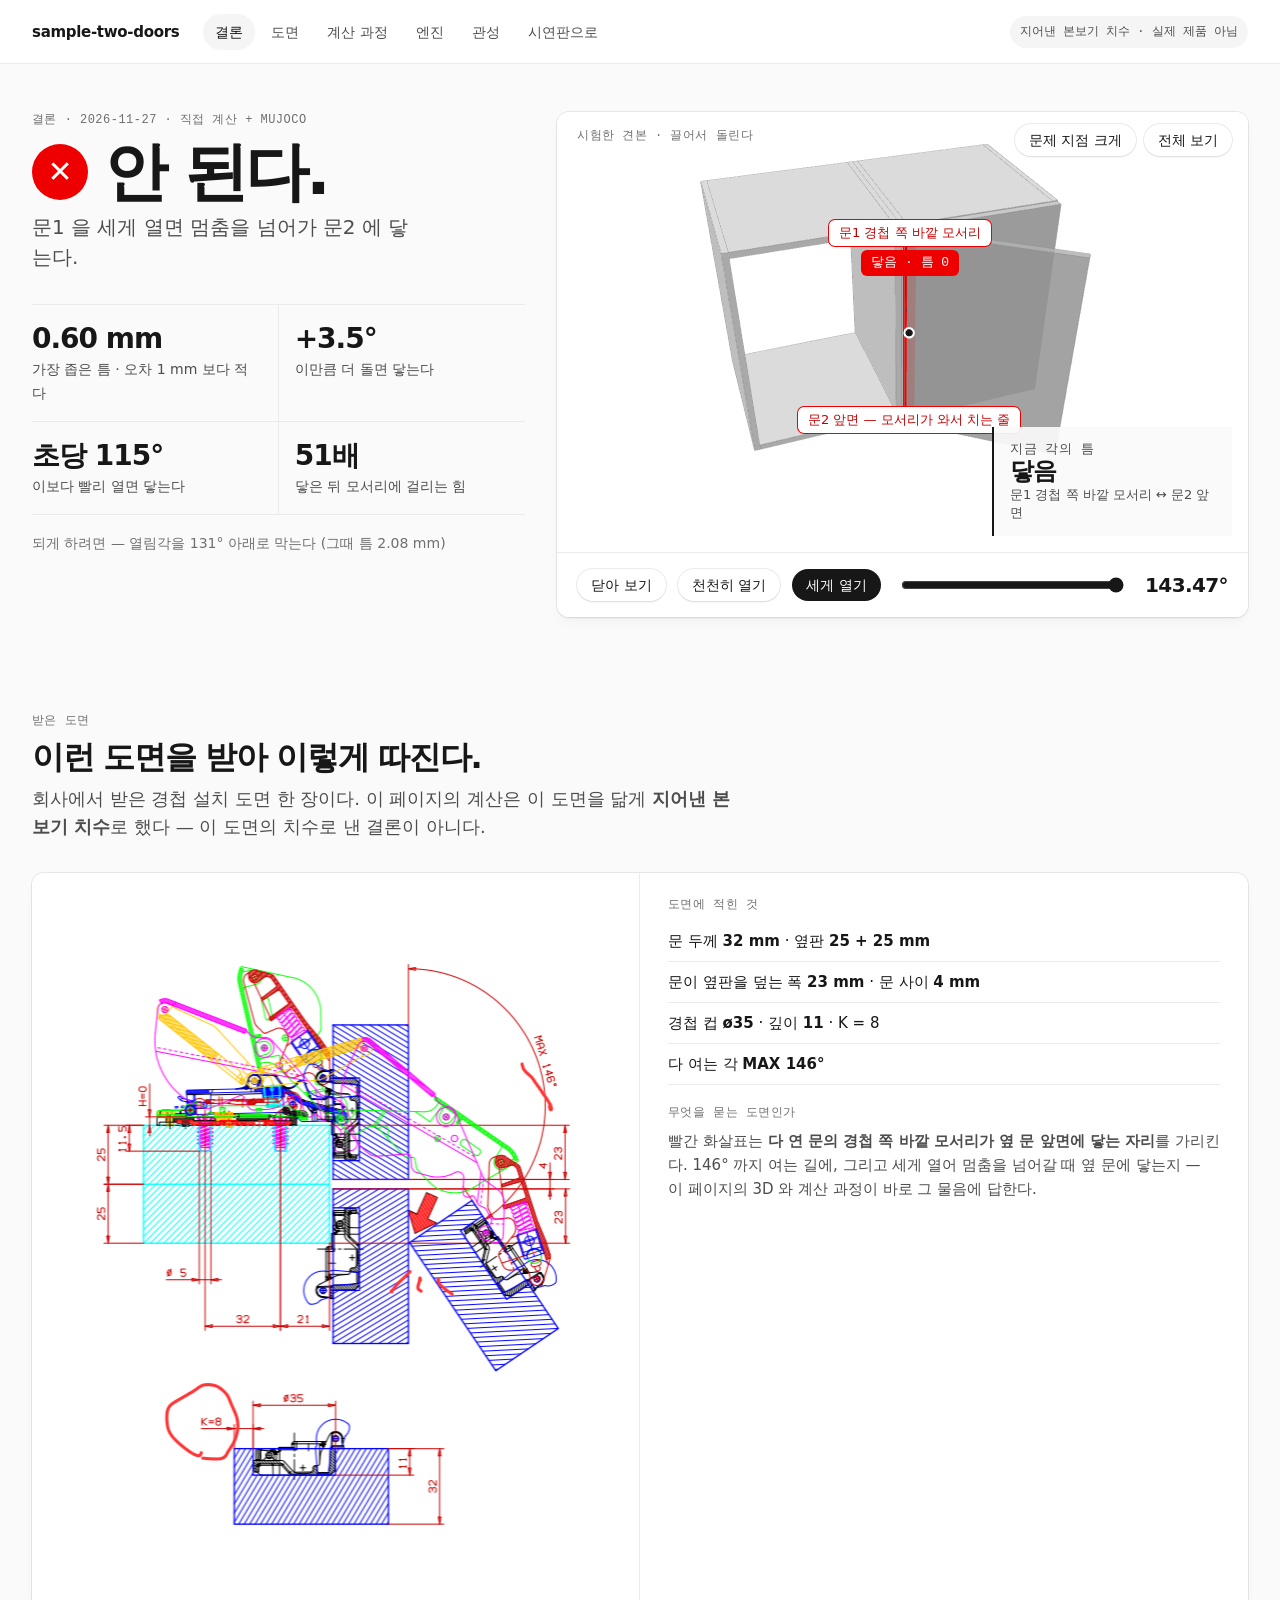
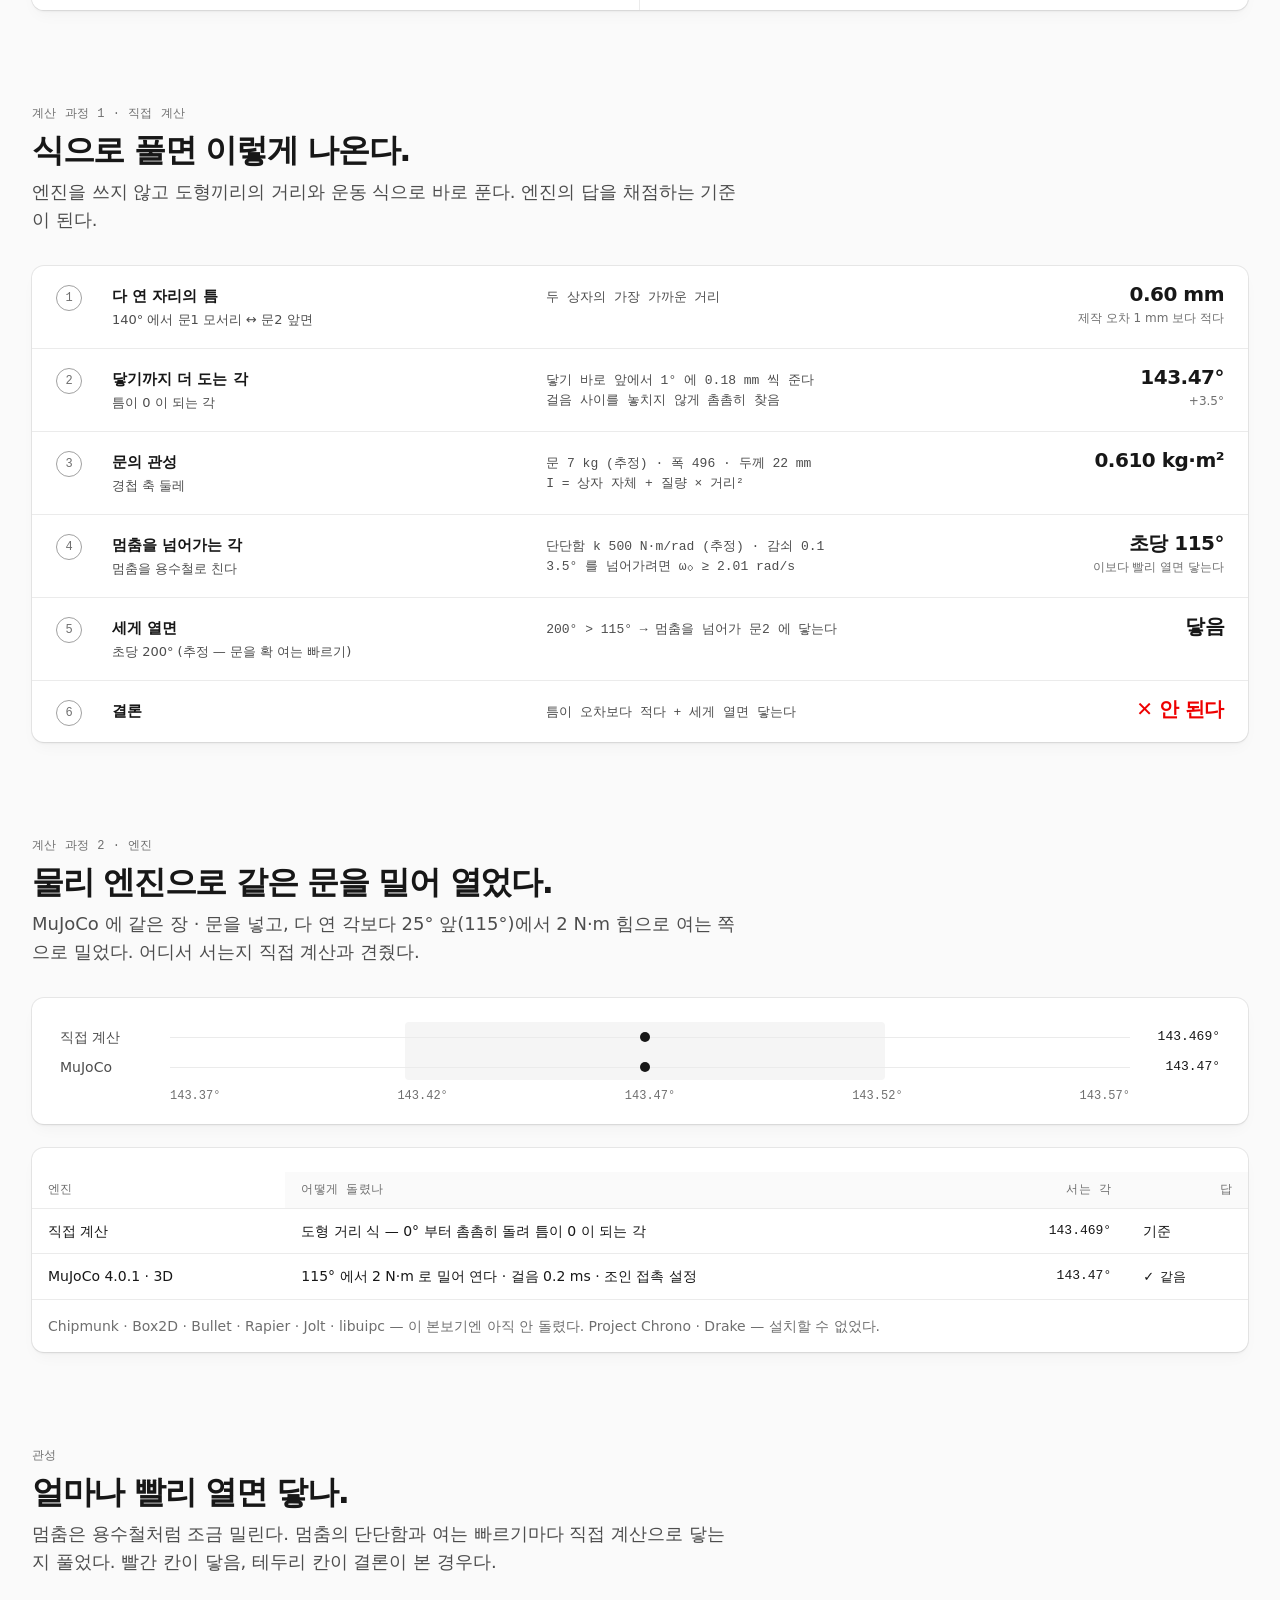
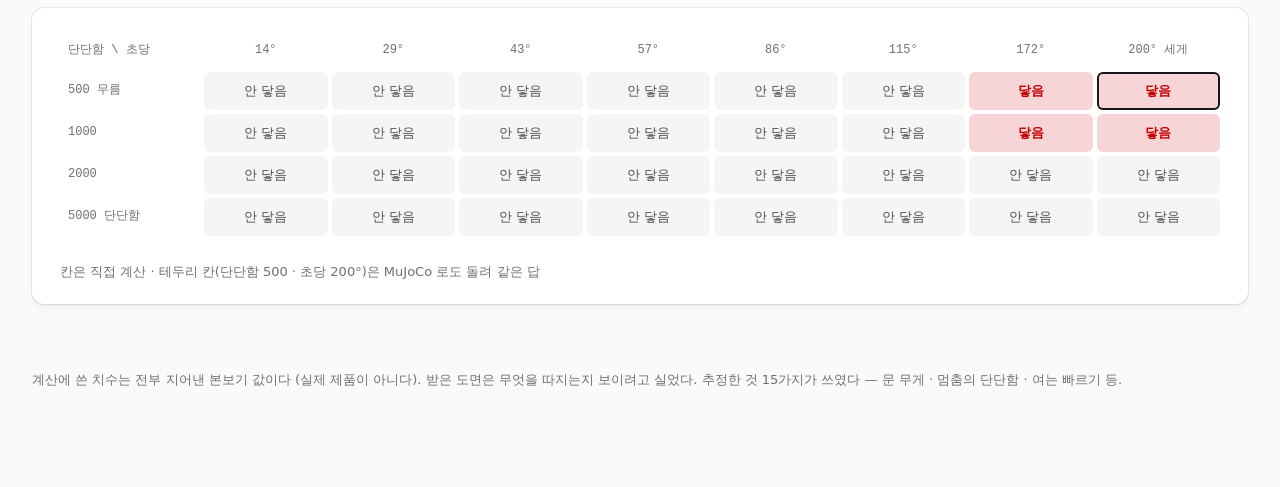
<file: result/index.html>
<!doctype html>
<html lang="ko"><head><meta charset="utf-8"><title>결과 페이지 시안 — sample-two-doors</title>
<meta name="viewport" content="width=device-width, initial-scale=1">
<style>
:root{--ink:#171717;--body:#4d4d4d;--mute:#6f6f6f;--hair:#ebebeb;--hair2:#a1a1a1;--canvas:#fff;--soft:#fafafa;--soft2:#f5f5f5;
 --err:#ee0000;--err-soft:#f7d4d6;--err-deep:#c50000;--link:#0070f3;
 --sans:"Segoe UI Variable Display","Segoe UI","Malgun Gothic",system-ui,sans-serif;--mono:"Cascadia Mono",Consolas,"D2Coding",monospace;
 --e2:0 0 0 1px #00000014,0 1px 1px #00000005,0 2px 2px #0000000a;--e4:0 0 0 1px #00000014,0 2px 2px #0000000a,0 8px 16px -4px #0000000a}
*{box-sizing:border-box;margin:0;padding:0}
body{background:var(--soft);color:var(--ink);font-family:var(--sans);font-size:16px;line-height:24px;font-variant-numeric:tabular-nums}
.eyebrow{font-family:var(--mono);font-size:12px;line-height:16px;color:var(--mute);text-transform:uppercase;letter-spacing:.04em}
nav{height:64px;background:var(--canvas);border-bottom:1px solid var(--hair);display:flex;align-items:center;gap:24px;padding:0 32px;position:sticky;top:0;z-index:10}
nav b{font-size:15px;font-weight:600;letter-spacing:-.3px}
nav .links{display:flex;gap:4px}
nav .links a{font-size:14px;color:var(--body);padding:6px 12px;border-radius:999px;text-decoration:none}
nav .links a.on{background:var(--soft2);color:var(--ink)}
.badge{margin-left:auto;font-family:var(--mono);font-size:12px;background:var(--soft2);color:var(--body);border-radius:999px;padding:4px 10px}
.page{max-width:1400px;margin:0 auto;padding:48px 32px 96px}
.hero{display:grid;grid-template-columns:5fr 7fr;gap:32px;align-items:stretch}
.verdict{display:flex;align-items:center;gap:16px;margin:12px 0 8px}
.x{width:56px;height:56px;border-radius:999px;background:var(--err);color:#fff;font-size:30px;display:flex;align-items:center;justify-content:center;font-weight:600}
h1{font-size:64px;line-height:64px;font-weight:600;letter-spacing:-3px}
.lead{font-size:20px;line-height:30px;color:var(--body);max-width:30ch;margin-bottom:32px}
.stats{display:grid;grid-template-columns:1fr 1fr;border-top:1px solid var(--hair)}
.stat{padding:16px 16px 16px 0;border-bottom:1px solid var(--hair)}
.stat:nth-child(odd){border-right:1px solid var(--hair)}.stat:nth-child(even){padding-left:16px}
.stat b{display:block;font-size:28px;line-height:36px;font-weight:600;letter-spacing:-1px}
.stat span{font-size:14px;line-height:20px;color:var(--body)}
.assumed{margin-top:16px;font-size:14px;color:var(--mute)}
.card{background:var(--canvas);border-radius:12px;box-shadow:var(--e4);position:relative;overflow:hidden}
.stage{min-height:440px;position:relative}
.stage .eyebrow{position:absolute;left:20px;top:16px}
.tag{position:absolute;font-size:13px;line-height:18px;background:var(--canvas);box-shadow:var(--e2);border-radius:6px;padding:4px 10px}
.tag.hit{background:var(--err);color:#fff;box-shadow:none}
.gl{position:absolute;inset:0}.gl canvas{display:block;width:100%!important;height:100%!important;cursor:grab}
.tags{position:absolute;inset:0;pointer-events:none}.tags .tag{white-space:nowrap}
.stage .eyebrow{z-index:2}.lens{z-index:2}
#seek{flex:1;accent-color:var(--ink);margin:0 8px}
.zoom{position:absolute;right:16px;top:12px;display:flex;gap:8px;z-index:2}
.tags .pin{background:var(--canvas);color:var(--err-deep);box-shadow:0 0 0 1px var(--err)}
.tags .gaptag{background:var(--ink);color:#fff;box-shadow:none;font-family:var(--mono)}
.tags .gaptag.hit{background:var(--err)}
/* 계산 과정 */
.steps{counter-reset:s}
.step{display:grid;grid-template-columns:40px 1fr 1.2fr 160px;gap:16px;align-items:baseline;padding:16px 24px;border-bottom:1px solid var(--hair)}
.step:last-child{border-bottom:0}
.step::before{counter-increment:s;content:counter(s);font:12px/16px var(--mono);color:var(--mute);border:1px solid var(--hair2);border-radius:999px;width:24px;height:24px;display:flex;align-items:center;justify-content:center}
.step .what{font-size:15px;font-weight:600}
.step .what span{display:block;font-weight:400;font-size:13px;color:var(--body)}
.step .how{font:13px/20px var(--mono);color:var(--body)}
.step .res{font-size:20px;font-weight:600;letter-spacing:-.5px;text-align:right}
.step .res small{display:block;font-size:12px;font-weight:400;color:var(--mute);letter-spacing:0}
.step.end .res{color:var(--err)}
.proc th:first-child,.proc td:first-child{position:sticky;left:0;background:var(--canvas)}
.proc td.m{text-align:right}
.proc th{text-align:right}.proc th:first-child{text-align:left}
.cmp{display:grid;grid-template-columns:repeat(3,1fr);gap:0}
.cmp > div{padding:20px 24px;border-right:1px solid var(--hair)}
.cmp > div:last-child{border-right:0}
.cmp h4{font-size:15px;font-weight:600;margin-bottom:10px}
.cmp .ab{display:grid;grid-template-columns:auto 1fr;gap:4px 12px;font-size:13px;line-height:20px}
.cmp .ab b{font:500 12px/20px var(--mono);color:var(--mute)}
.cmp .bad{color:var(--err-deep)}
.lens{position:absolute;right:16px;bottom:16px;width:240px;padding:14px 16px;background:rgba(250,250,250,.92);border-left:2px solid var(--ink)}
.lens b{font-size:24px;font-weight:600;letter-spacing:-.8px}
.lens p{font-size:13px;line-height:18px;color:var(--body)}
.seek{display:flex;align-items:center;gap:12px;padding:16px 20px;border-top:1px solid var(--hair);background:var(--canvas)}
.pill{font:500 14px/20px var(--sans);border-radius:999px;padding:6px 14px;border:0;box-shadow:var(--e2);background:var(--canvas);color:var(--ink)}
.pill.p{background:var(--ink);color:#fff;box-shadow:none}
.track{flex:1;position:relative;height:4px;background:var(--hair);border-radius:2px;margin:0 8px}
.track i{position:absolute;left:0;width:98.6%;height:4px;background:var(--ink);border-radius:2px}
.track u{position:absolute;top:-6px;width:16px;height:16px;border-radius:50%;background:var(--canvas);box-shadow:var(--e4);margin-left:-8px}
.track s{position:absolute;top:10px;font:12px/16px var(--mono);color:var(--mute);text-decoration:none;transform:translateX(-50%);white-space:nowrap}
.deg{font-size:20px;font-weight:600;letter-spacing:-.6px;min-width:84px;text-align:right}
section.band{margin-top:96px}
h2{font-size:32px;line-height:40px;font-weight:600;letter-spacing:-1.3px;margin:8px 0 8px}
.sub{font-size:18px;line-height:28px;color:var(--body);max-width:62ch;margin-bottom:32px}
.strip{padding:24px 28px 20px}
.strip{--nw:110px;--vw:90px}
.row{display:grid;grid-template-columns:var(--nw) 1fr var(--vw);align-items:center;height:30px}
.row .n{font-size:14px;color:var(--body)}.row .v{font:13px/20px var(--mono);text-align:right}
.line{position:relative;height:30px}
.line::before{content:"";position:absolute;left:0;right:0;top:15px;height:1px;background:var(--hair)}
.line i{position:absolute;top:10px;width:10px;height:10px;margin-left:-5px;border-radius:50%;background:var(--ink)}
.band-ok{position:absolute;top:24px;bottom:44px;left:calc(28px + var(--nw) + (100% - 56px - var(--nw) - var(--vw))*var(--at,.305));width:calc((100% - 56px - var(--nw) - var(--vw))*.5);background:var(--soft2);border-radius:4px}
.axis{display:grid;grid-template-columns:var(--nw) 1fr var(--vw);margin-top:6px}
.axis div{display:flex;justify-content:space-between;font:12px/16px var(--mono);color:var(--mute)}
table{width:100%;border-collapse:collapse;margin-top:24px}
th{font:12px/16px var(--mono);text-transform:uppercase;letter-spacing:.04em;color:var(--mute);text-align:left;background:var(--soft);padding:10px 16px;border-bottom:1px solid var(--hair)}
td{font-size:14px;line-height:20px;padding:12px 16px;border-bottom:1px solid var(--hair);vertical-align:top}
td.m{font-family:var(--mono);font-size:13px}
td .s{display:block;color:var(--mute);font-size:13px}
.ok{display:inline-flex;align-items:center;gap:6px;font-size:13px}
.ok::before{content:"✓";font-weight:600}
.note{font-size:13px;color:var(--err-deep);display:block;margin-top:2px}
.pins{padding:14px 16px;font-size:14px;color:var(--mute)}
.grid{display:grid;grid-template-columns:140px repeat(8,1fr);gap:4px;padding:24px 28px}
.grid div{font-size:13px;line-height:18px;padding:10px 8px;border-radius:6px;background:var(--soft2);color:var(--body);text-align:center}
.grid .h{background:none;font:12px/16px var(--mono);color:var(--mute)}
.grid .rh{text-align:left}
.grid .t{background:var(--err-soft);color:var(--err-deep);font-weight:600}
.grid .f{box-shadow:inset 0 0 0 2px var(--ink)}
.foot{padding:0 28px 20px;font-size:13px;color:var(--mute)}
.note-end{margin-top:64px;font-size:13px;color:var(--mute)}

.drawing{display:grid;grid-template-columns:minmax(0,1fr) minmax(0,1fr);gap:0}
.drawing figure{margin:0;padding:24px;background:#fff;border-right:1px solid var(--hair);display:flex;justify-content:center}
.drawing img{max-width:100%;height:auto;display:block}
.drawing .read{padding:24px 28px}
.drawing ul{list-style:none;margin:8px 0 0}
.drawing li{padding:8px 0;border-bottom:1px solid var(--hair);font-size:15px}
.drawing .read p:not(.eyebrow){font-size:15px;line-height:24px;color:var(--body);margin-top:8px}
/* 휴대폰 — 한 줄로 쌓는다 (3D → 막대 → 계산 과정 → 엔진 → 관성) */
.scroll-x{overflow-x:auto;-webkit-overflow-scrolling:touch}
@media (max-width:760px){
 nav{height:auto;flex-wrap:wrap;gap:8px 12px;padding:10px 16px;position:static}
 nav .links{order:3;width:100%;overflow-x:auto;flex-wrap:nowrap;white-space:nowrap;margin:0 -4px;scrollbar-width:none}
 nav .links::-webkit-scrollbar{display:none}
 .badge{margin-left:auto;font-size:11px;padding:3px 8px}
 .page{padding:24px 16px 64px}
 .hero{grid-template-columns:1fr;gap:24px}
 .verdict{gap:12px}.x{width:44px;height:44px;font-size:24px}
 h1{font-size:44px;line-height:48px;letter-spacing:-2px}
 .lead{font-size:18px;line-height:27px;margin-bottom:20px}
 .stat b{font-size:22px;line-height:30px}.stat span{font-size:13px}
 .stage{min-height:0}.stage .gl{position:relative;height:340px}
 .zoom{right:10px;top:34px}.zoom .pill{font-size:13px;padding:5px 10px}
 .lens{position:static;width:auto;margin:0;padding:10px 14px;border-left:0;border-top:1px solid var(--hair);background:var(--soft)}.lens b{font-size:18px}.lens p{font-size:12px}
 .seek{flex-wrap:wrap;padding:12px}
 .seek .pill{flex:1;padding:8px 6px;font-size:13px}
 #seek{order:5;flex:1 1 70%;margin:6px 0 0}.deg{order:6;margin-top:6px;font-size:18px;min-width:0}
 section.band{margin-top:64px}
 h2{font-size:26px;line-height:32px;letter-spacing:-.9px}
 .sub{font-size:16px;line-height:24px;margin-bottom:20px}
 .step{grid-template-columns:28px 1fr;gap:4px 12px;padding:14px 16px}
 .step .how,.step .res{grid-column:2}.step .res{text-align:left;font-size:18px}
 .strip{--nw:72px;--vw:74px;padding:16px 14px 14px}
 .band-ok{left:calc(14px + var(--nw) + (100% - 28px - var(--nw) - var(--vw))*var(--at,.305));width:calc((100% - 28px - var(--nw) - var(--vw))*.5)}
 .row .n{font-size:13px}.row .v{font-size:12px}
 .axis div{font-size:10px}
 .axis div span:nth-child(2n){visibility:hidden}
 .proc,.proc tbody{display:block}
 .proc tr{display:grid;grid-template-columns:1fr auto auto;gap:4px 12px;padding:12px 16px;border-bottom:1px solid var(--hair)}
 .proc tr:first-child{display:none}
 .proc td{padding:0;border:0}
 .proc td:nth-child(1){order:1;font-weight:600}.proc td:nth-child(3){order:2}.proc td:nth-child(4){order:3}
 .proc td:nth-child(2){order:4;grid-column:1/-1;color:var(--body);font-size:13px}
 .grid{grid-template-columns:58px repeat(8,1fr);gap:2px;padding:12px}
 .grid div{font-size:10px;line-height:14px;padding:8px 1px;border-radius:4px}
 .grid .h{font-size:9px}
 .drawing{grid-template-columns:1fr}.drawing figure{border-right:0;border-bottom:1px solid var(--hair);padding:12px}.drawing .read{padding:16px}
 .foot,.pins{padding-left:16px;padding-right:16px}
}
</style></head><body>

<nav>
  <b>sample-two-doors</b>
  <div class="links"><a class="on" href="#top">결론</a><a href="#drawing">도면</a><a href="#calc">계산 과정</a><a href="#engines">엔진</a><a href="#inertia">관성</a><a href="../">시연판으로</a></div>
  <span class="badge">지어낸 본보기 치수 · 실제 제품 아님</span>
</nav>

<main class="page" id="top">
  <div class="hero">
    <div>
      <p class="eyebrow">결론 · 2026-11-27 · 직접 계산 + MuJoCo</p>
      <div class="verdict"><span class="x" aria-hidden="true">✕</span><h1>안 된다.</h1></div>
      <p class="lead">문1 을 세게 열면 멈춤을 넘어가 문2 에 닿는다.</p>
      <div class="stats">
        <div class="stat"><b>0.60 mm</b><span>가장 좁은 틈 · 오차 1 mm 보다 적다</span></div>
        <div class="stat"><b>+3.5°</b><span>이만큼 더 돌면 닿는다</span></div>
        <div class="stat"><b>초당 115°</b><span>이보다 빨리 열면 닿는다</span></div>
        <div class="stat"><b>51배</b><span>닿은 뒤 모서리에 걸리는 힘</span></div>
      </div>
      <p class="assumed">되게 하려면 — 열림각을 131° 아래로 막는다 (그때 틈 2.08 mm)</p>
    </div>

    <div class="card">
      <div class="stage">
        <span class="eyebrow">시험한 견본 · 끌어서 돌린다</span>
        <div id="gl" class="gl"></div>
        <div id="tags" class="tags"></div>
        <div class="zoom"><button class="pill" id="zoom-in">문제 지점 크게</button><button class="pill" id="zoom-out">전체 보기</button></div>
        <div class="lens"><p class="eyebrow" style="position:static">지금 각의 틈</p><b id="gap">—</b><p id="gap-say">문1 경첩 쪽 바깥 모서리 ↔ 문2 앞면</p></div>
      </div>
      <div class="seek">
        <button class="pill" data-play="close">닫아 보기</button><button class="pill" data-play="slow">천천히 열기</button><button class="pill p" data-play="hard">세게 열기</button>
        <input id="seek" type="range" min="0" max="143.469" step="0.05" value="143.469" aria-label="열림각">
        <span id="deg" class="deg">143.47°</span>
      </div>
    </div>
  </div>

  <section class="band" id="drawing">
    <p class="eyebrow">받은 도면</p>
    <h2>이런 도면을 받아 이렇게 따진다.</h2>
    <p class="sub">회사에서 받은 경첩 설치 도면 한 장이다. 이 페이지의 계산은 이 도면을 닮게 <b>지어낸 본보기 치수</b>로 했다 — 이 도면의 치수로 낸 결론이 아니다.</p>
    <div class="card drawing">
      <figure><img src="./drawing.png" width="509" height="689" alt="경첩 설치 도면 — 위에서 본 단면. 두꺼운 문 두 짝이 옆판을 덮고, 다 연 문의 모서리가 옆 문 앞면에 닿는 자리에 빨간 화살표가 있다" loading="lazy"></figure>
      <div class="read">
        <p class="eyebrow">도면에 적힌 것</p>
        <ul>
          <li>문 두께 <b>32 mm</b> · 옆판 <b>25 + 25 mm</b></li>
          <li>문이 옆판을 덮는 폭 <b>23 mm</b> · 문 사이 <b>4 mm</b></li>
          <li>경첩 컵 <b>ø35</b> · 깊이 <b>11</b> · K = 8</li>
          <li>다 여는 각 <b>MAX 146°</b></li>
        </ul>
        <p class="eyebrow" style="margin-top:20px">무엇을 묻는 도면인가</p>
        <p>빨간 화살표는 <b>다 연 문의 경첩 쪽 바깥 모서리가 옆 문 앞면에 닿는 자리</b>를 가리킨다. 146° 까지 여는 길에, 그리고 세게 열어 멈춤을 넘어갈 때 옆 문에 닿는지 — 이 페이지의 3D 와 계산 과정이 바로 그 물음에 답한다.</p>
      </div>
    </div>
  </section>

  <section class="band" id="calc">
    <p class="eyebrow">계산 과정 1 · 직접 계산</p>
    <h2>식으로 풀면 이렇게 나온다.</h2>
    <p class="sub">엔진을 쓰지 않고 도형끼리의 거리와 운동 식으로 바로 푼다. 엔진의 답을 채점하는 기준이 된다.</p>
    <div class="card steps">
      <div class="step"><div class="what">다 연 자리의 틈<span>140° 에서 문1 모서리 ↔ 문2 앞면</span></div><div class="how">두 상자의 가장 가까운 거리</div><div class="res">0.60 mm<small>제작 오차 1 mm 보다 적다</small></div></div>
      <div class="step"><div class="what">닿기까지 더 도는 각<span>틈이 0 이 되는 각</span></div><div class="how">닿기 바로 앞에서 1° 에 0.18 mm 씩 준다<br>걸음 사이를 놓치지 않게 촘촘히 찾음</div><div class="res">143.47°<small>+3.5°</small></div></div>
      <div class="step"><div class="what">문의 관성<span>경첩 축 둘레</span></div><div class="how">문 7 kg (추정) · 폭 496 · 두께 22 mm<br>I = 상자 자체 + 질량 × 거리²</div><div class="res">0.610 kg·m²</div></div>
      <div class="step"><div class="what">멈춤을 넘어가는 각<span>멈춤을 용수철로 친다</span></div><div class="how">단단함 k 500 N·m/rad (추정) · 감쇠 0.1<br>3.5° 를 넘어가려면 ω₀ ≥ 2.01 rad/s</div><div class="res">초당 115°<small>이보다 빨리 열면 닿는다</small></div></div>
      <div class="step"><div class="what">세게 열면<span>초당 200° (추정 — 문을 확 여는 빠르기)</span></div><div class="how">200° &gt; 115° → 멈춤을 넘어가 문2 에 닿는다</div><div class="res">닿음</div></div>
      <div class="step end"><div class="what">결론</div><div class="how">틈이 오차보다 적다 + 세게 열면 닿는다</div><div class="res">✕ 안 된다</div></div>
    </div>
  </section>

  <section class="band" id="engines">
    <p class="eyebrow">계산 과정 2 · 엔진</p>
    <h2>물리 엔진으로 같은 문을 밀어 열었다.</h2>
    <p class="sub">MuJoCo 에 같은 장 · 문을 넣고, 다 연 각보다 25° 앞(115°)에서 2 N·m 힘으로 여는 쪽으로 밀었다. 어디서 서는지 직접 계산과 견줬다.</p>
    <div class="card strip">
      <span class="band-ok" aria-hidden="true" style="--at:.245"></span>
      <div class="row"><span class="n">직접 계산</span><span class="line"><i style="left:49.5%"></i></span><span class="v">143.469°</span></div>
      <div class="row"><span class="n">MuJoCo</span><span class="line"><i style="left:49.5%"></i></span><span class="v">143.47°</span></div>
      <div class="axis"><span></span><div><span>143.37°</span><span>143.42°</span><span>143.47°</span><span>143.52°</span><span>143.57°</span></div><span></span></div>
    </div>
    <div class="card" style="margin-top:24px;overflow-x:auto">
      <table class="proc">
        <tr><th>엔진</th><th style="text-align:left">어떻게 돌렸나</th><th>서는 각</th><th>답</th></tr>
        <tr><td>직접 계산</td><td style="text-align:left">도형 거리 식 — 0° 부터 촘촘히 돌려 틈이 0 이 되는 각</td><td class="m">143.469°</td><td>기준</td></tr>
        <tr><td>MuJoCo 4.0.1 · 3D</td><td style="text-align:left">115° 에서 2 N·m 로 밀어 연다 · 걸음 0.2 ms · 조인 접촉 설정</td><td class="m">143.47°</td><td><span class="ok">같음</span></td></tr>
      </table>
      <p class="pins">Chipmunk · Box2D · Bullet · Rapier · Jolt · libuipc — 이 본보기엔 아직 안 돌렸다. Project Chrono · Drake — 설치할 수 없었다.</p>
    </div>
  </section>

  <section class="band" id="inertia">
    <p class="eyebrow">관성</p>
    <h2>얼마나 빨리 열면 닿나.</h2>
    <p class="sub">멈춤은 용수철처럼 조금 밀린다. 멈춤의 단단함과 여는 빠르기마다 직접 계산으로 닿는지 풀었다. 빨간 칸이 닿음, 테두리 칸이 결론이 본 경우다.</p>
    <div class="card">
      <div class="scroll-x"><div class="grid">
        <div class="h rh">단단함 \ 초당</div><div class="h">14°</div><div class="h">29°</div><div class="h">43°</div><div class="h">57°</div><div class="h">86°</div><div class="h">115°</div><div class="h">172°</div><div class="h">200° 세게</div>
        <div class="h rh">500 무름</div><div>안 닿음</div><div>안 닿음</div><div>안 닿음</div><div>안 닿음</div><div>안 닿음</div><div>안 닿음</div><div class="t">닿음</div><div class="t f">닿음</div>
        <div class="h rh">1000</div><div>안 닿음</div><div>안 닿음</div><div>안 닿음</div><div>안 닿음</div><div>안 닿음</div><div>안 닿음</div><div class="t">닿음</div><div class="t">닿음</div>
        <div class="h rh">2000</div><div>안 닿음</div><div>안 닿음</div><div>안 닿음</div><div>안 닿음</div><div>안 닿음</div><div>안 닿음</div><div>안 닿음</div><div>안 닿음</div>
        <div class="h rh">5000 단단함</div><div>안 닿음</div><div>안 닿음</div><div>안 닿음</div><div>안 닿음</div><div>안 닿음</div><div>안 닿음</div><div>안 닿음</div><div>안 닿음</div>
      </div></div>
      <p class="foot">칸은 직접 계산 · 테두리 칸(단단함 500 · 초당 200°)은 MuJoCo 로도 돌려 같은 답</p>
    </div>
  </section>

  <p class="note-end">계산에 쓴 치수는 전부 지어낸 본보기 값이다 (실제 제품이 아니다). 받은 도면은 무엇을 따지는지 보이려고 실었다. 추정한 것 15가지가 쓰였다 — 문 무게 · 멈춤의 단단함 · 여는 빠르기 등.</p>
</main>
<script type="importmap">{"imports":{"three":"../vendor/three.module.js","three/addons/controls/OrbitControls.js":"../vendor/controls/OrbitControls.js"}}</script>
<script type="module" src="./result3d.js?v=3"></script>
</body></html>
</file>
